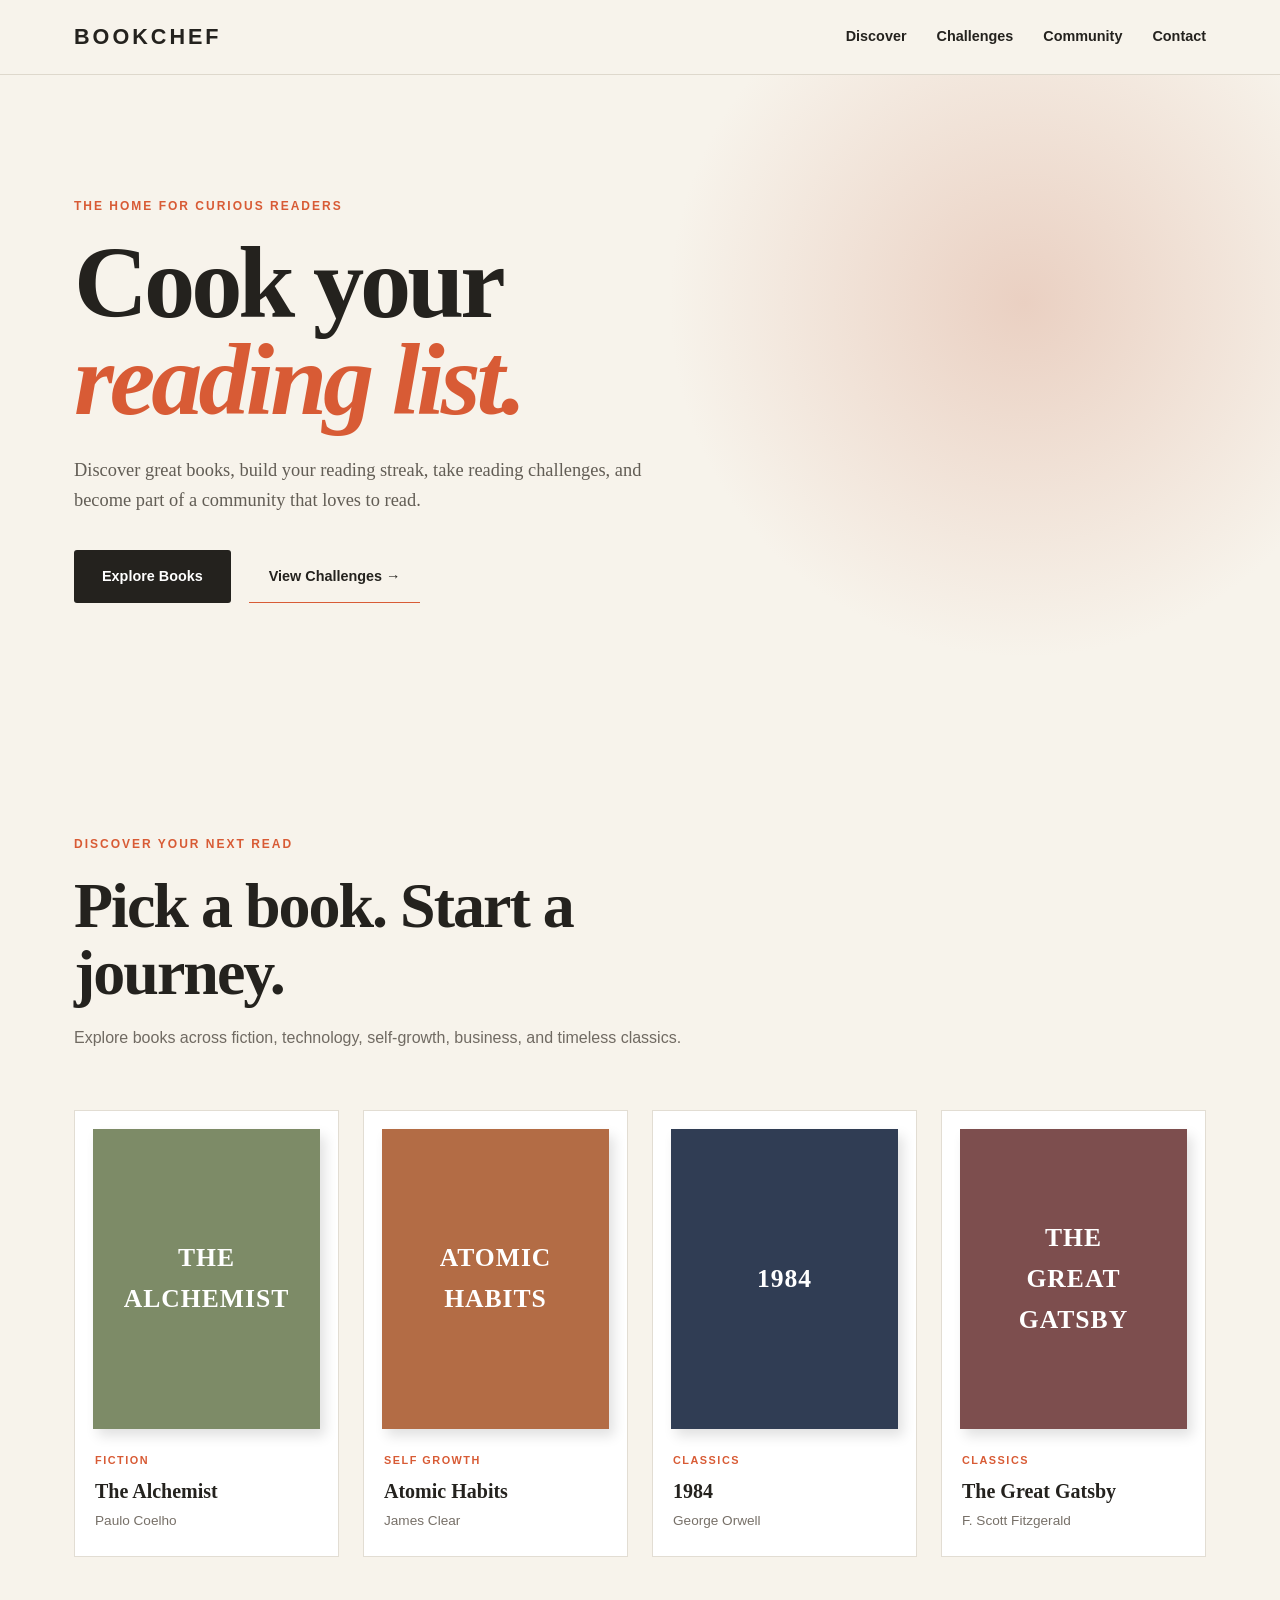
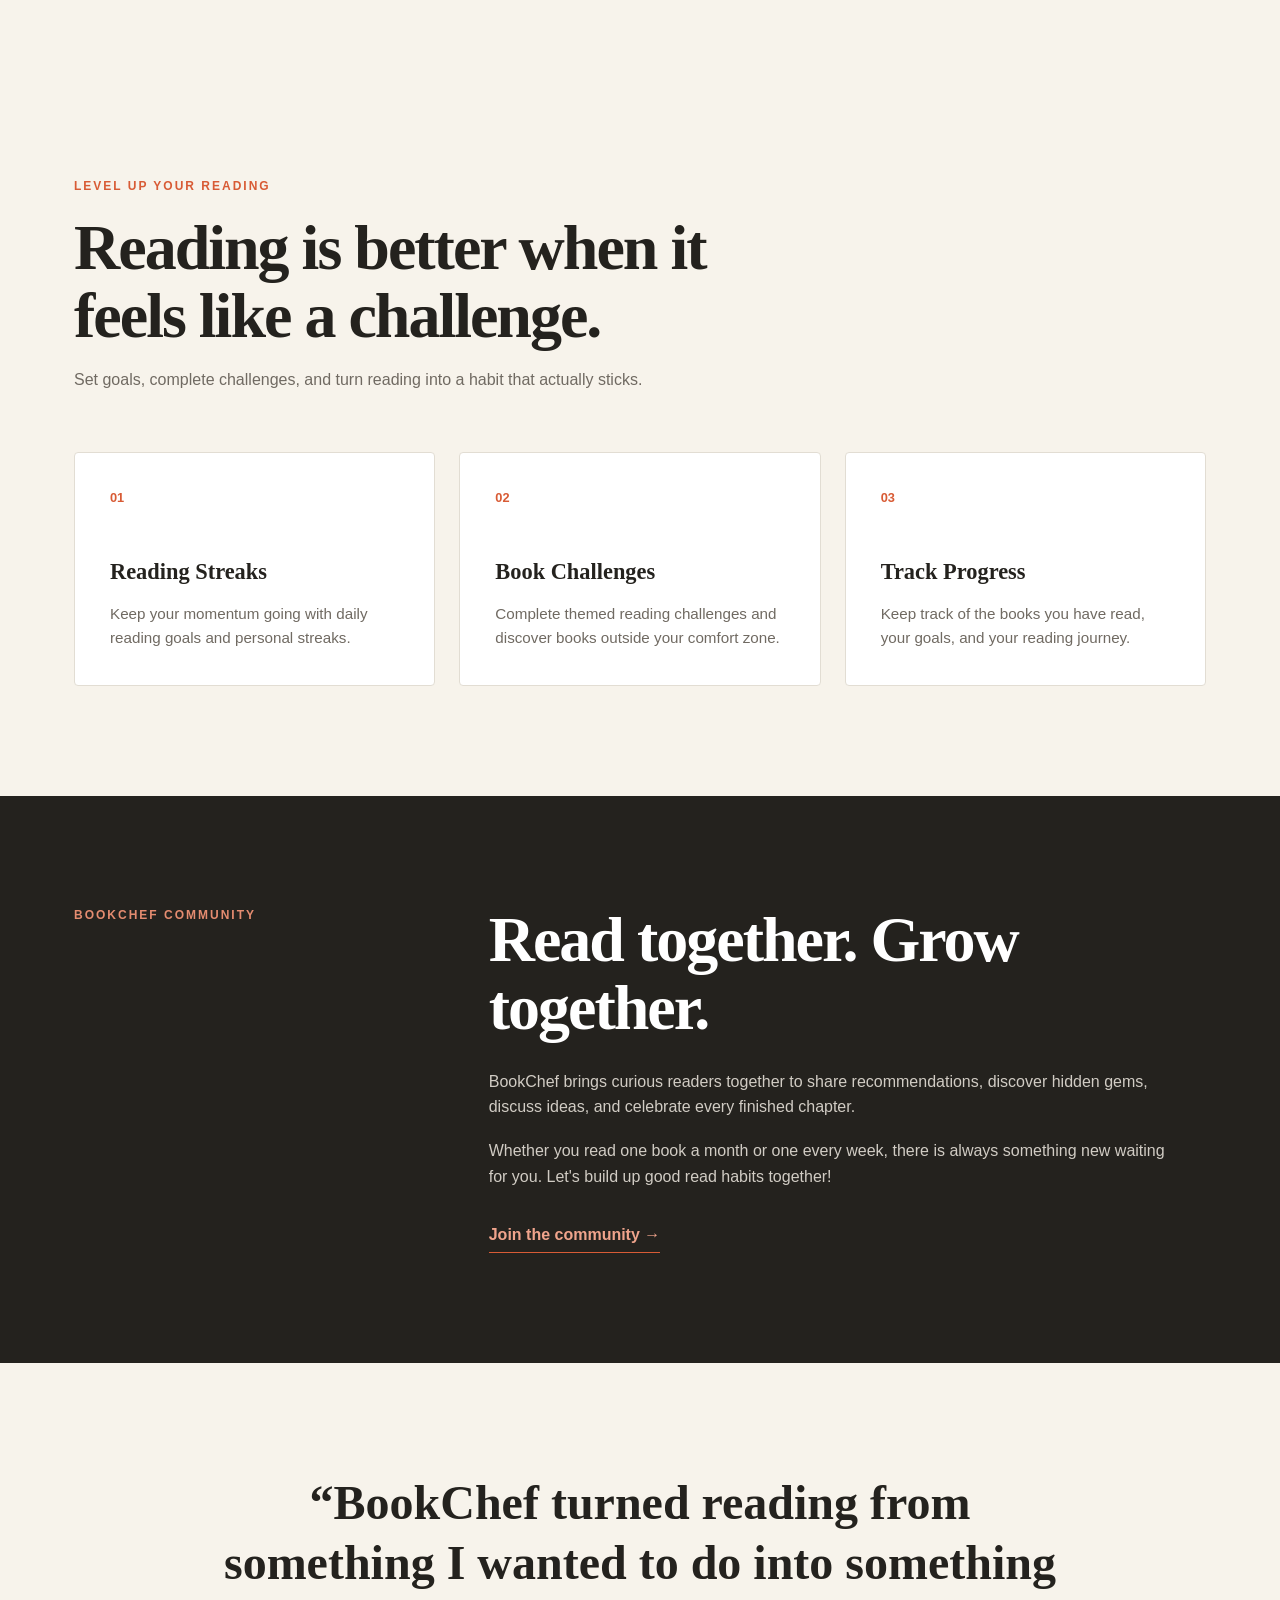
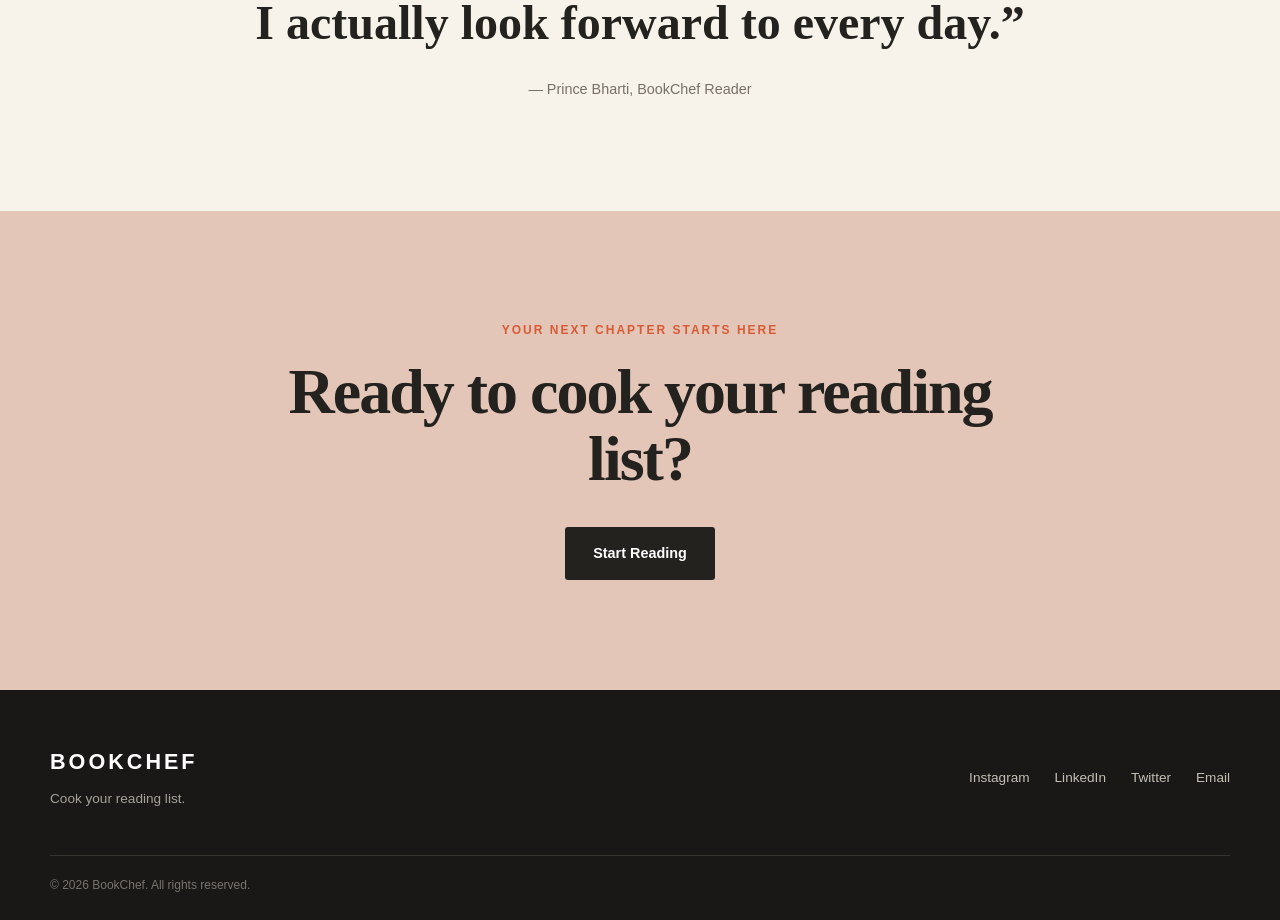
<file: WebDev-L1-LandingPage/index.html>
<!DOCTYPE html>
<html lang="en">
<head>
    <meta charset="UTF-8">
    <meta name="viewport" content="width=device-width, initial-scale=1.0">

    <title>BOOKCHEF — Cook Your Reading List</title>

    <link rel="stylesheet" href="style.css">
</head>

<body>

    <!-- =========================
         NAVIGATION
    ========================== -->

    <header class="navbar">
        <div class="nav-container">

            <a href="#" class="logo">BOOKCHEF</a>

            <nav>
                <a href="#discover">Discover</a>
                <a href="#challenges">Challenges</a>
                <a href="#community">Community</a>
                <a href="#contact">Contact</a>
            </nav>

        </div>
    </header>


    <main>

        <!-- =========================
             HERO SECTION
        ========================== -->

        <section class="hero">

            <div class="hero-content">

                <p class="eyebrow">THE HOME FOR CURIOUS READERS</p>

                <h1>
                    Cook your
                    <span>reading list.</span>
                </h1>

                <p class="hero-text">
                    Discover great books, build your reading streak,
                    take reading challenges, and become part of a
                    community that loves to read.
                </p>

                <div class="hero-buttons">

                    <a href="#discover" class="primary-button">
                        Explore Books
                    </a>

                    <a href="#challenges" class="secondary-button">
                        View Challenges →
                    </a>

                </div>

            </div>

        </section>


        <!-- =========================
             DISCOVER SECTION
        ========================== -->

        <section class="discover section" id="discover">

            <div class="section-heading">

                <p class="eyebrow">DISCOVER YOUR NEXT READ</p>

                <h2>
                    Pick a book.
                    Start a journey.
                </h2>

                <p>
                    Explore books across fiction, technology,
                    self-growth, business, and timeless classics.
                </p>

            </div>


            <div class="book-grid">

                <!-- Book 1 -->

                <article class="book-card">

                    <div class="book-cover cover-one">
                        <span>
                            THE<br>
                            ALCHEMIST
                        </span>
                    </div>

                    <div class="book-info">

                        <p class="book-category">
                            FICTION
                        </p>

                        <h3>
                            The Alchemist
                        </h3>

                        <p class="author">
                            Paulo Coelho
                        </p>

                    </div>

                </article>


                <!-- Book 2 -->

                <article class="book-card">

                    <div class="book-cover cover-two">
                        <span>
                            ATOMIC<br>
                            HABITS
                        </span>
                    </div>

                    <div class="book-info">

                        <p class="book-category">
                            SELF GROWTH
                        </p>

                        <h3>
                            Atomic Habits
                        </h3>

                        <p class="author">
                            James Clear
                        </p>

                    </div>

                </article>


                <!-- Book 3 -->

                <article class="book-card">

                    <div class="book-cover cover-three">
                        <span>
                            1984
                        </span>
                    </div>

                    <div class="book-info">

                        <p class="book-category">
                            CLASSICS
                        </p>

                        <h3>
                            1984
                        </h3>

                        <p class="author">
                            George Orwell
                        </p>

                    </div>

                </article>


                <!-- Book 4 -->

                <article class="book-card">

                    <div class="book-cover cover-four">
                        <span>
                            THE<br>
                            GREAT<br>
                            GATSBY
                        </span>
                    </div>

                    <div class="book-info">

                        <p class="book-category">
                            CLASSICS
                        </p>

                        <h3>
                            The Great Gatsby
                        </h3>

                        <p class="author">
                            F. Scott Fitzgerald
                        </p>

                    </div>

                </article>

            </div>

        </section>


        <!-- =========================
             CHALLENGES SECTION
        ========================== -->

        <section class="challenges section" id="challenges">

            <div class="section-heading">

                <p class="eyebrow">
                    LEVEL UP YOUR READING
                </p>

                <h2>
                    Reading is better
                    when it feels like a challenge.
                </h2>

                <p>
                    Set goals, complete challenges, and turn
                    reading into a habit that actually sticks.
                </p>

            </div>


            <div class="feature-grid">

                <!-- Feature 1 -->

                <article class="feature-card">

                    <div class="feature-number">
                        01
                    </div>

                    <h3>
                        Reading Streaks
                    </h3>

                    <p>
                        Keep your momentum going with daily
                        reading goals and personal streaks.
                    </p>

                </article>


                <!-- Feature 2 -->

                <article class="feature-card">

                    <div class="feature-number">
                        02
                    </div>

                    <h3>
                        Book Challenges
                    </h3>

                    <p>
                        Complete themed reading challenges and
                        discover books outside your comfort zone.
                    </p>

                </article>


                <!-- Feature 3 -->

                <article class="feature-card">

                    <div class="feature-number">
                        03
                    </div>

                    <h3>
                        Track Progress
                    </h3>

                    <p>
                        Keep track of the books you have read,
                        your goals, and your reading journey.
                    </p>

                </article>

            </div>

        </section>


        <!-- =========================
             COMMUNITY SECTION
        ========================== -->

        <section class="community section" id="community">

            <div class="community-content">

                <div class="community-label">

                    <p class="eyebrow">
                        BOOKCHEF COMMUNITY
                    </p>

                </div>


                <div>

                    <h2>
                        Read together.
                        Grow together.
                    </h2>

                    <p>
                        BookChef brings curious readers together
                        to share recommendations, discover hidden
                        gems, discuss ideas, and celebrate every
                        finished chapter.
                    </p>

                    <p>
                        Whether you read one book a month or one
                        every week, there is always something new
                        waiting for you. Let's build up good read habits together!
                    </p>

                    <a href="#contact" class="text-link">
                        Join the community →
                    </a>

                </div>

            </div>

        </section>


        <!-- =========================
             TESTIMONIAL SECTION
        ========================== -->

        <section class="testimonial section">

            <div class="testimonial-content">

                <p class="quote">
                    “BookChef turned reading from something
                    I wanted to do into something I actually
                    look forward to every day.”
                </p>

                <p class="reviewer">
                    — Prince Bharti, BookChef Reader
                </p>

            </div>

        </section>


        <!-- =========================
             FINAL CTA
        ========================== -->

        <section class="final-cta">

            <div>

                <p class="eyebrow">
                    YOUR NEXT CHAPTER STARTS HERE
                </p>

                <h2>
                    Ready to cook
                    your reading list?
                </h2>

                <a href="#discover" class="primary-button">
                    Start Reading
                </a>

            </div>

        </section>

    </main>


    <!-- =========================
         FOOTER
    ========================== -->

    <footer id="contact">

        <div class="footer-container">

            <div class="footer-brand">

                <a href="#" class="logo">
                    BOOKCHEF
                </a>

                <p>
                    Cook your reading list.
                </p>

            </div>


            <div class="footer-links">

                <a href="#">Instagram</a>
                <a href="#">LinkedIn</a>
                <a href="#">Twitter</a>
                <a href="#">Email</a>

            </div>

        </div>


        <div class="copyright">

            © 2026 BookChef. All rights reserved.

        </div>

    </footer>

</body>
</html>
</file>
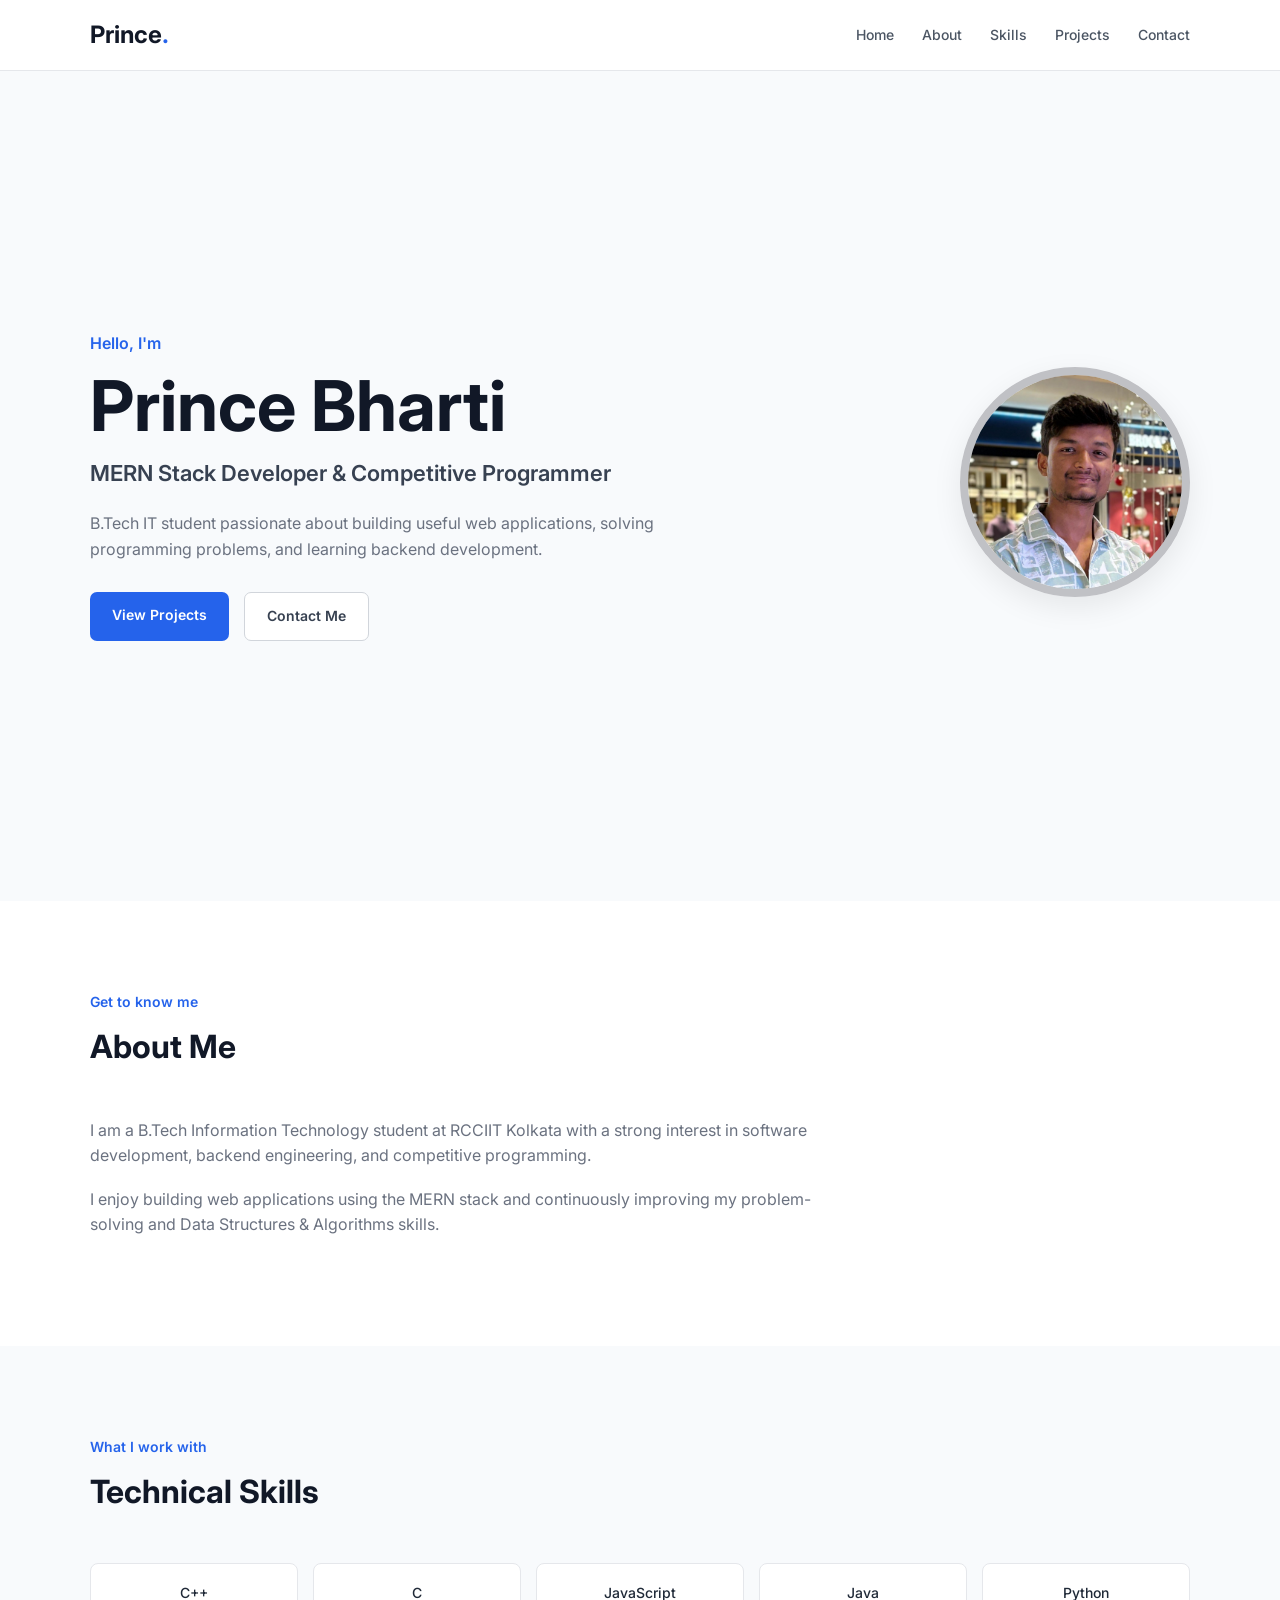
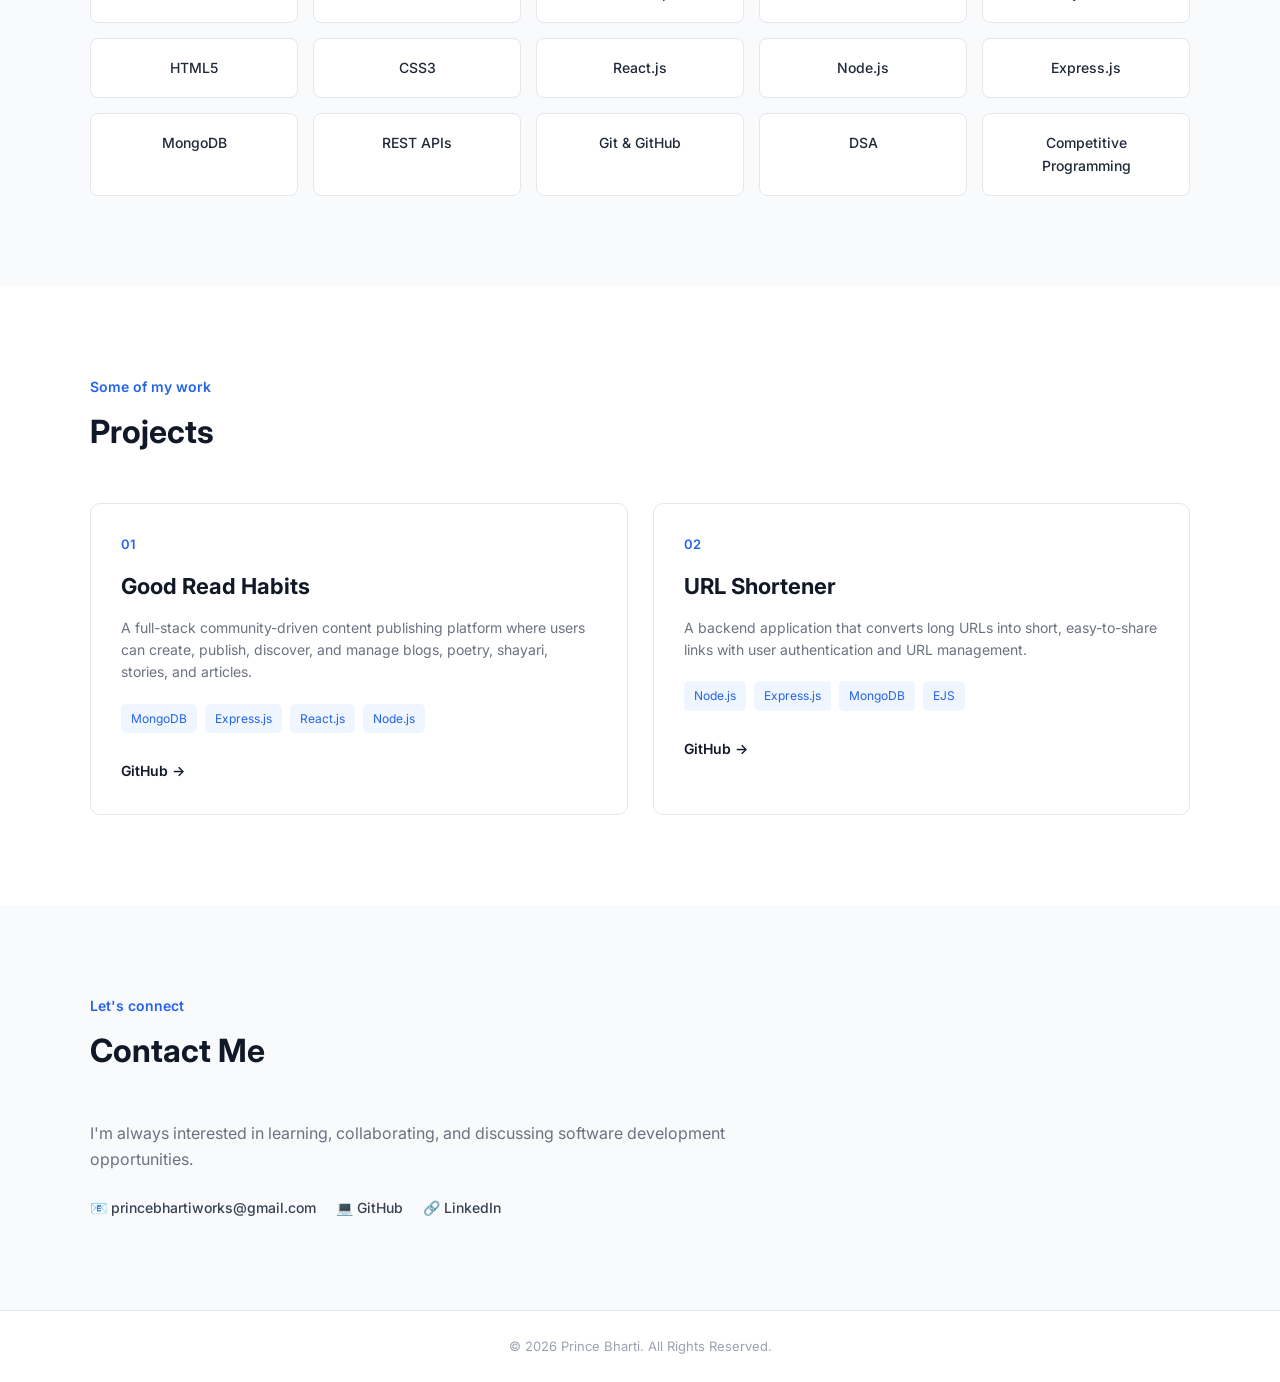
<file: WebDev-L1-PersonalPortfolio/index.html>
<!DOCTYPE html>
<html lang="en">
<head>
    <meta charset="UTF-8">
    <meta name="viewport" content="width=device-width, initial-scale=1.0">

    <title>Prince Bharti | Software Developer</title>

    <!-- Google Font -->
    <link rel="preconnect" href="https://fonts.googleapis.com">
    <link rel="preconnect" href="https://fonts.gstatic.com" crossorigin>
    <link href="https://fonts.googleapis.com/css2?family=Inter:wght@400;500;600;700&display=swap" rel="stylesheet">

    <!-- CSS -->
    <link rel="stylesheet" href="style.css">
</head>

<body>

    <!-- ================= NAVBAR ================= -->
    <header class="navbar">
        <div class="container nav-container">

            <a href="#home" class="logo">Prince<span>.</span></a>

            <nav>
                <a href="#home">Home</a>
                <a href="#about">About</a>
                <a href="#skills">Skills</a>
                <a href="#projects">Projects</a>
                <a href="#contact">Contact</a>
            </nav>

        </div>
    </header>


    <!-- ================= HERO ================= -->
    <section id="home" class="hero">
        <div class="container hero-content">

            <div class="hero-text">
                <p class="intro">Hello, I'm</p>

                <h1>Prince Bharti</h1>

                <h2>MERN Stack Developer & Competitive Programmer</h2>

                <p class="hero-description">
                    B.Tech IT student passionate about building useful web applications,
                    solving programming problems, and learning backend development.
                </p>

                <div class="hero-buttons">
                    <a href="#projects" class="btn primary-btn">View Projects</a>
                    <a href="#contact" class="btn secondary-btn">Contact Me</a>
                </div>
            </div>

            <div class="profile-placeholder">
                <img src="assets/profile.jpeg" alt="Prince Bharti" class="profile-image">
            </div>

        </div>
    </section>


    <!-- ================= ABOUT ================= -->
    <section id="about" class="section">
        <div class="container">

            <div class="section-heading">
                <p>Get to know me</p>
                <h2>About Me</h2>
            </div>

            <div class="about-content">

                <p>
                    I am a B.Tech Information Technology student at RCCIIT Kolkata with a strong interest
                    in software development, backend engineering, and competitive programming.
                </p>

                <p>
                    I enjoy building web applications using the MERN stack and continuously
                    improving my problem-solving and Data Structures & Algorithms skills.
                </p>

            </div>

        </div>
    </section>


    <!-- ================= SKILLS ================= -->
    <section id="skills" class="section skills-section">
        <div class="container">

            <div class="section-heading">
                <p>What I work with</p>
                <h2>Technical Skills</h2>
            </div>

            <div class="skills-grid">

                <div class="skill-card">C++</div>
                <div class="skill-card">C</div>
                <div class="skill-card">JavaScript</div>
                <div class="skill-card">Java</div>
                <div class="skill-card">Python</div>

                <div class="skill-card">HTML5</div>
                <div class="skill-card">CSS3</div>
                <div class="skill-card">React.js</div>
                <div class="skill-card">Node.js</div>
                <div class="skill-card">Express.js</div>

                <div class="skill-card">MongoDB</div>
                <div class="skill-card">REST APIs</div>
                <div class="skill-card">Git & GitHub</div>
                <div class="skill-card">DSA</div>
                <div class="skill-card">Competitive Programming</div>

            </div>

        </div>
    </section>


    <!-- ================= PROJECTS ================= -->
    <section id="projects" class="section">
        <div class="container">

            <div class="section-heading">
                <p>Some of my work</p>
                <h2>Projects</h2>
            </div>

            <div class="projects-grid">

                <!-- Project 1 -->
                <div class="project-card">

                    <div class="project-number">01</div>

                    <h3>Good Read Habits</h3>

                    <p>
                        A full-stack community-driven content publishing platform where
                        users can create, publish, discover, and manage blogs, poetry,
                        shayari, stories, and articles.
                    </p>

                    <div class="project-tech">
                        <span>MongoDB</span>
                        <span>Express.js</span>
                        <span>React.js</span>
                        <span>Node.js</span>
                    </div>

                    <a href="https://github.com/bhartiprp0cf/Good-Read-Habits" class="project-link">
                        GitHub →
                    </a>

                </div>


                <!-- Project 2 -->
                <div class="project-card">

                    <div class="project-number">02</div>

                    <h3>URL Shortener</h3>

                    <p>
                        A backend application that converts long URLs into short,
                        easy-to-share links with user authentication and URL management.
                    </p>

                    <div class="project-tech">
                        <span>Node.js</span>
                        <span>Express.js</span>
                        <span>MongoDB</span>
                        <span>EJS</span>
                    </div>

                    <a href="https://github.com/bhartiprp0cf/url-shortener" class="project-link">
                        GitHub →
                    </a>

                </div>

            </div>

        </div>
    </section>


    <!-- ================= CONTACT ================= -->
    <section id="contact" class="section contact-section">
        <div class="container">

            <div class="section-heading">
                <p>Let's connect</p>
                <h2>Contact Me</h2>
            </div>

            <div class="contact-card">

                <p>
                    I'm always interested in learning, collaborating, and discussing
                    software development opportunities.
                </p>

                <div class="contact-info">

                    <a href="mailto:princebhartiworks@gmail.com">
                        📧 princebhartiworks@gmail.com
                    </a>

                    <a href="https://github.com/bhartiprp0cf" target="_blank">
                        💻 GitHub
                    </a>

                    <a href="https://www.linkedin.com/in/prince-bharti-e4e5/" target="_blank">
                        🔗 LinkedIn
                    </a>

                </div>

            </div>

        </div>
    </section>


    <!-- ================= FOOTER ================= -->
    <section>
        <footer>
            <div class="container">
                <p>© 2026 Prince Bharti. All Rights Reserved.</p>
            </div>
        </footer>
    </section>
    
</body>
</html>
</file>
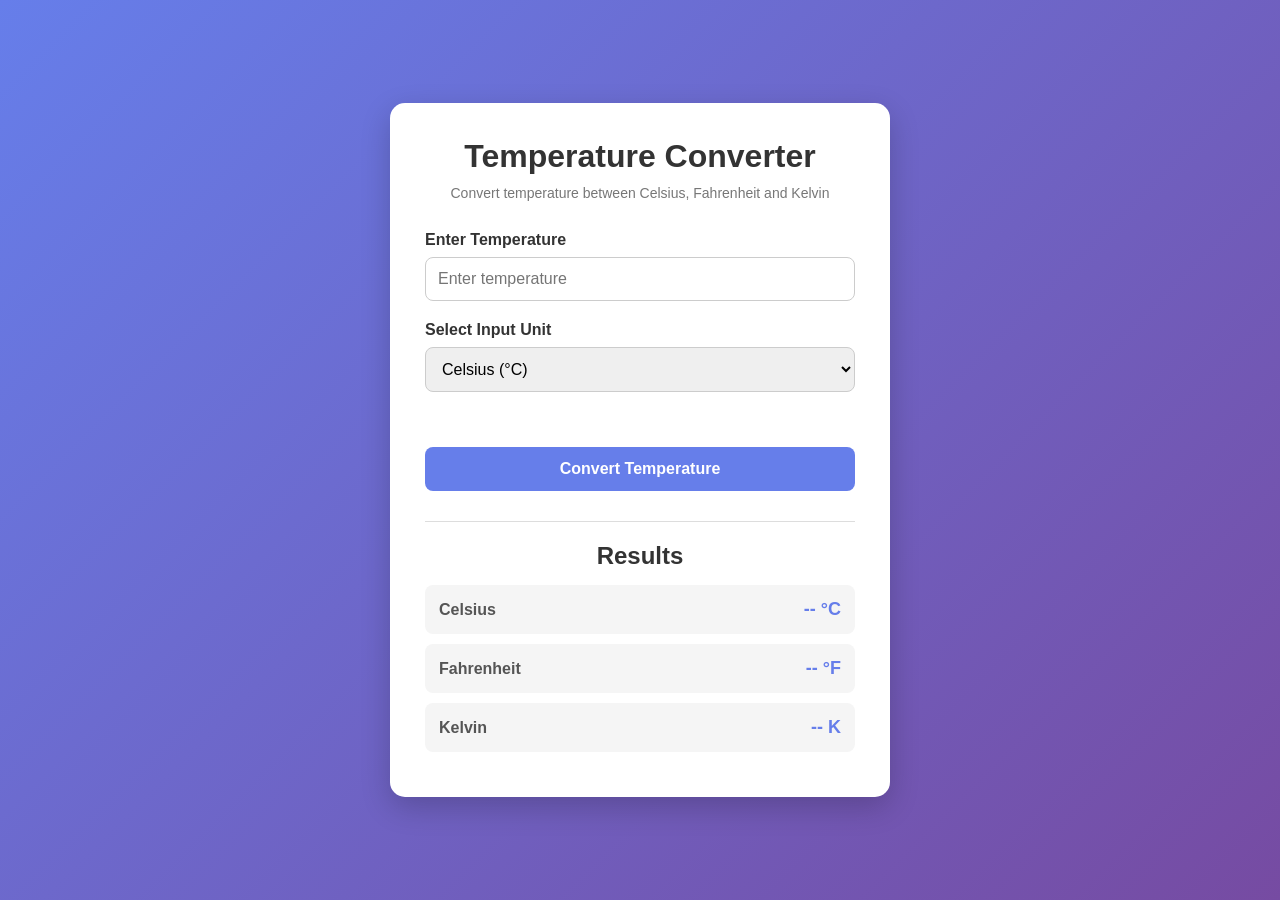
<file: WebDev-L1-TempConverter/index.html>
<!DOCTYPE html>
<html lang="en">
<head>
    <meta charset="UTF-8">

    <meta name="viewport" content="width=device-width, initial-scale=1.0">

    <title>Temperature Converter</title>

    <link rel="stylesheet" href="style.css">
</head>

<body>

    <div class="container">

        <h1>Temperature Converter</h1>

        <p class="subtitle">
            Convert temperature between Celsius, Fahrenheit and Kelvin
        </p>

        <!-- Temperature Input -->
        <div class="input-group">
            <label for="temperature">Enter Temperature</label>

            <input
                type="number"
                id="temperature"
                placeholder="Enter temperature"
                step="any"
            >
        </div>

        <!-- Unit Selection -->
        <div class="input-group">
            <label for="unit">Select Input Unit</label>

            <select id="unit">
                <option value="celsius">Celsius (°C)</option>
                <option value="fahrenheit">Fahrenheit (°F)</option>
                <option value="kelvin">Kelvin (K)</option>
            </select>
        </div>

        <!-- Error Message -->
        <p id="error" class="error"></p>

        <!-- Convert Button -->
        <button id="convertBtn">Convert Temperature</button>

        <!-- Results -->
        <div id="result" class="result">

            <h2>Results</h2>

            <div class="result-box">
                <span>Celsius</span>
                <strong id="celsiusResult">-- °C</strong>
            </div>

            <div class="result-box">
                <span>Fahrenheit</span>
                <strong id="fahrenheitResult">-- °F</strong>
            </div>

            <div class="result-box">
                <span>Kelvin</span>
                <strong id="kelvinResult">-- K</strong>
            </div>

        </div>

    </div>

    <script src="script.js"></script>

</body>
</html>
</file>
<file: WebDev-L1-LandingPage/style.css>
/* =========================
   RESET & BASE
========================= */

* {
    margin: 0;
    padding: 0;
    box-sizing: border-box;
}

html {
    scroll-behavior: smooth;
}

body {
    font-family: Georgia, "Times New Roman", serif;
    background: #f7f3eb;
    color: #24221e;
    line-height: 1.6;
}

a {
    text-decoration: none;
    color: inherit;
}


/* =========================
   NAVIGATION
========================= */

.navbar {
    position: sticky;
    top: 0;
    z-index: 1000;

    background: rgba(247, 243, 235, 0.96);

    border-bottom: 1px solid #ded8cc;
}

.nav-container {
    max-width: 1180px;
    min-height: 74px;

    margin: auto;
    padding: 0 24px;

    display: flex;
    align-items: center;
    justify-content: space-between;
}

.logo {
    font-family: Arial, Helvetica, sans-serif;

    font-size: 1.35rem;
    font-weight: 800;

    letter-spacing: 3px;
}

nav {
    display: flex;
    align-items: center;
    gap: 30px;

    font-family: Arial, Helvetica, sans-serif;
}

nav a {
    font-size: 0.9rem;
    font-weight: 600;

    transition: color 0.3s ease;
}

nav a:hover {
    color: #d85b35;
}


/* =========================
   HERO
========================= */

.hero {
    min-height: 650px;

    display: flex;
    align-items: center;

    background:
        radial-gradient(
            circle at 80% 35%,
            #ead0c2 0,
            transparent 32%
        ),
        #f7f3eb;
}

.hero-content {
    width: 100%;
    max-width: 1180px;

    margin: auto;
    padding: 100px 24px;
}

.eyebrow {
    margin-bottom: 18px;

    color: #d85b35;

    font-family: Arial, Helvetica, sans-serif;

    font-size: 0.75rem;
    font-weight: 700;

    letter-spacing: 2px;
}

.hero h1 {
    max-width: 850px;

    margin-bottom: 28px;

    font-size: clamp(3.5rem, 8vw, 7rem);

    line-height: 0.95;

    letter-spacing: -4px;
}

.hero h1 span {
    display: block;

    color: #d85b35;

    font-style: italic;
}

.hero-text {
    max-width: 620px;

    margin-bottom: 35px;

    color: #625d55;

    font-size: 1.15rem;
}

.hero-buttons {
    display: flex;
    align-items: center;

    gap: 18px;

    flex-wrap: wrap;
}

.primary-button {
    display: inline-block;

    padding: 15px 28px;

    background: #24221e;
    color: #ffffff;

    border-radius: 3px;

    font-family: Arial, Helvetica, sans-serif;

    font-size: 0.9rem;
    font-weight: 700;

    transition:
        background 0.3s ease,
        transform 0.3s ease;
}

.primary-button:hover {
    background: #d85b35;

    transform: translateY(-2px);
}

.secondary-button {
    padding: 14px 20px;

    font-family: Arial, Helvetica, sans-serif;

    font-size: 0.9rem;
    font-weight: 700;

    border-bottom: 1px solid #d85b35;
}


/* =========================
   COMMON SECTIONS
========================= */

.section {
    max-width: 1180px;

    margin: auto;

    padding: 110px 24px;
}

.section-heading {
    max-width: 720px;

    margin-bottom: 60px;
}

.section-heading h2 {
    margin-bottom: 18px;

    font-size: clamp(2.3rem, 5vw, 4rem);

    line-height: 1.05;

    letter-spacing: -2px;
}

.section-heading > p:last-child {
    color: #706a62;

    font-family: Arial, Helvetica, sans-serif;

    font-size: 1rem;
}


/* =========================
   BOOK GRID
========================= */

.book-grid {
    display: grid;

    grid-template-columns: repeat(4, 1fr);

    gap: 24px;
}

.book-card {
    background: #ffffff;

    border: 1px solid #e2ddd3;

    overflow: hidden;

    transition:
        transform 0.3s ease,
        box-shadow 0.3s ease;
}

.book-card:hover {
    transform: translateY(-7px);

    box-shadow:
        0 18px 35px rgba(50, 40, 30, 0.12);
}


/* =========================
   BOOK COVERS
========================= */

.book-cover {
    height: 300px;

    margin: 18px;

    display: flex;
    align-items: center;
    justify-content: center;

    text-align: center;

    color: #ffffff;

    font-family: Georgia, serif;

    font-size: 1.6rem;
    font-weight: bold;

    letter-spacing: 1px;

    box-shadow:
        5px 7px 12px rgba(0, 0, 0, 0.12);
}

.cover-one {
    background: #7d8b67;
}

.cover-two {
    background: #b36c45;
}

.cover-three {
    background: #303d54;
}

.cover-four {
    background: #7d4e4e;
}


/* =========================
   BOOK INFORMATION
========================= */

.book-info {
    padding: 5px 20px 25px;
}

.book-category {
    margin-bottom: 5px;

    color: #d85b35;

    font-family: Arial, Helvetica, sans-serif;

    font-size: 0.68rem;
    font-weight: 700;

    letter-spacing: 1.5px;
}

.book-info h3 {
    margin-bottom: 3px;

    font-size: 1.25rem;
}

.author {
    color: #777068;

    font-family: Arial, Helvetica, sans-serif;

    font-size: 0.85rem;
}


/* =========================
   CHALLENGES / FEATURES
========================= */

.feature-grid {
    display: grid;

    grid-template-columns: repeat(3, 1fr);

    gap: 24px;
}

.feature-card {
    padding: 35px;

    background: #ffffff;

    border: 1px solid #e2ddd3;

    border-radius: 4px;

    transition:
        transform 0.3s ease,
        box-shadow 0.3s ease;
}

.feature-card:hover {
    transform: translateY(-5px);

    box-shadow:
        0 15px 30px rgba(50, 40, 30, 0.08);
}

.feature-number {
    margin-bottom: 45px;

    color: #d85b35;

    font-family: Arial, Helvetica, sans-serif;

    font-size: 0.8rem;
    font-weight: 700;
}

.feature-card h3 {
    margin-bottom: 12px;

    font-size: 1.4rem;
}

.feature-card p {
    color: #706a62;

    font-family: Arial, Helvetica, sans-serif;

    font-size: 0.95rem;
}


/* =========================
   COMMUNITY
========================= */

.community {
    max-width: none;

    background: #24221e;

    color: #ffffff;
}

.community-content {
    max-width: 1180px;

    margin: auto;

    padding: 0 24px;

    display: grid;

    grid-template-columns: 0.7fr 1.5fr;

    gap: 80px;
}

.community .eyebrow {
    color: #e58c70;
}

.community h2 {
    max-width: 750px;

    margin-bottom: 28px;

    font-size: clamp(2.5rem, 5vw, 4.3rem);

    line-height: 1.05;

    letter-spacing: -2px;
}

.community-content p:not(.eyebrow) {
    max-width: 680px;

    margin-bottom: 18px;

    color: #d1ccc4;

    font-family: Arial, Helvetica, sans-serif;

    font-size: 1rem;
}

.text-link {
    display: inline-block;

    margin-top: 15px;

    color: #f0a48c;

    font-family: Arial, Helvetica, sans-serif;

    font-weight: 700;

    border-bottom: 1px solid #d85b35;

    padding-bottom: 4px;
}


/* =========================
   TESTIMONIAL
========================= */

.testimonial {
    text-align: center;
}

.testimonial-content {
    max-width: 850px;

    margin: auto;
}

.quote {
    margin-bottom: 25px;

    font-size: clamp(1.8rem, 4vw, 3rem);

    line-height: 1.25;

    font-weight: 600;
}

.reviewer {
    color: #777068;

    font-family: Arial, Helvetica, sans-serif;

    font-size: 0.9rem;
}


/* =========================
   FINAL CTA
========================= */

.final-cta {
    padding: 110px 24px;

    text-align: center;

    background: #e3c6b8;
}

.final-cta h2 {
    max-width: 750px;

    margin: 0 auto 35px;

    font-size: clamp(2.5rem, 5vw, 4.5rem);

    line-height: 1.05;

    letter-spacing: -2px;
}


/* =========================
   FOOTER
========================= */

footer {
    padding: 55px 24px 25px;

    background: #191816;

    color: #ffffff;
}

.footer-container {
    max-width: 1180px;

    margin: auto;

    display: flex;

    justify-content: space-between;

    gap: 40px;
}

.footer-brand p {
    margin-top: 8px;

    color: #a7a29b;

    font-family: Arial, Helvetica, sans-serif;

    font-size: 0.85rem;
}

.footer-links {
    display: flex;

    align-items: center;

    gap: 25px;

    flex-wrap: wrap;

    font-family: Arial, Helvetica, sans-serif;
}

.footer-links a {
    color: #c4beb6;

    font-size: 0.85rem;

    transition: color 0.3s ease;
}

.footer-links a:hover {
    color: #e58c70;
}

.copyright {
    max-width: 1180px;

    margin: 45px auto 0;

    padding-top: 20px;

    border-top: 1px solid #37342f;

    color: #77736d;

    font-family: Arial, Helvetica, sans-serif;

    font-size: 0.75rem;
}


/* =========================
   TABLET RESPONSIVENESS
========================= */

@media (max-width: 900px) {

    .book-grid {
        grid-template-columns: repeat(2, 1fr);
    }

    .community-content {
        grid-template-columns: 1fr;

        gap: 30px;
    }

}


/* =========================
   MOBILE RESPONSIVENESS
========================= */

@media (max-width: 650px) {

    .nav-container {
        min-height: 65px;

        padding: 0 16px;
    }

    nav {
        gap: 12px;
    }

    nav a {
        font-size: 0.72rem;
    }

    .logo {
        font-size: 1rem;

        letter-spacing: 2px;
    }

    .hero {
        min-height: 580px;
    }

    .hero-content {
        padding: 80px 20px;
    }

    .hero h1 {
        letter-spacing: -2px;
    }

    .hero-text {
        font-size: 1rem;
    }

    .section {
        padding: 80px 20px;
    }

    .book-grid {
        grid-template-columns: 1fr;
    }

    .book-cover {
        height: 330px;
    }

    .feature-grid {
        grid-template-columns: 1fr;
    }

    .community-content {
        padding: 0 20px;
    }

    .final-cta {
        padding: 80px 20px;
    }

    .footer-container {
        flex-direction: column;
    }

    footer {
        padding-left: 20px;
        padding-right: 20px;
    }

}
</file>
<file: WebDev-L1-PersonalPortfolio/style.css>
* {
    margin: 0;
    padding: 0;
    box-sizing: border-box;
}

html {
    scroll-behavior: smooth;
}

body {
    font-family: "Inter", sans-serif;
    background: #ffffff;
    color: #1f2937;
    line-height: 1.6;
}


/* =========================
   COMMON
========================= */

.container {
    width: 90%;
    max-width: 1100px;
    margin: auto;
}

.section {
    padding: 90px 0;
}

.section-heading {
    margin-bottom: 45px;
}

.section-heading p {
    color: #2563eb;
    font-size: 14px;
    font-weight: 600;
    margin-bottom: 8px;
}

.section-heading h2 {
    font-size: 32px;
    color: #111827;
}


/* =========================
   NAVBAR
========================= */

.navbar {
    position: sticky;
    top: 0;
    z-index: 1000;
    background: rgba(255, 255, 255, 0.95);
    border-bottom: 1px solid #e5e7eb;
}

.nav-container {
    min-height: 70px;
    display: flex;
    align-items: center;
    justify-content: space-between;
}

.logo {
    text-decoration: none;
    font-size: 24px;
    font-weight: 700;
    color: #111827;
}

.logo span {
    color: #2563eb;
}

nav {
    display: flex;
    gap: 28px;
}

nav a {
    text-decoration: none;
    color: #4b5563;
    font-size: 14px;
    font-weight: 500;
    transition: 0.3s;
}

nav a:hover {
    color: #2563eb;
}


/* =========================
   HERO
========================= */

.hero {
    min-height: calc(100vh - 70px);
    display: flex;
    align-items: center;
    background: #f8fafc;
}

.hero-content {
    display: flex;
    align-items: center;
    justify-content: space-between;
    gap: 60px;
}

.hero-text {
    max-width: 650px;
}

.intro {
    color: #2563eb;
    font-size: 16px;
    font-weight: 600;
    margin-bottom: 10px;
}

.hero h1 {
    font-size: clamp(45px, 7vw, 70px);
    line-height: 1.1;
    color: #111827;
    margin-bottom: 12px;
}

.hero h2 {
    font-size: 22px;
    font-weight: 600;
    color: #374151;
    margin-bottom: 20px;
}

.hero-description {
    max-width: 600px;
    color: #6b7280;
    margin-bottom: 30px;
}

.hero-buttons {
    display: flex;
    gap: 15px;
}

.btn {
    display: inline-block;
    padding: 12px 22px;
    border-radius: 7px;
    text-decoration: none;
    font-size: 14px;
    font-weight: 600;
    transition: 0.3s;
}

.primary-btn {
    background: #2563eb;
    color: white;
}

.primary-btn:hover {
    background: #1d4ed8;
    transform: translateY(-2px);
}

.secondary-btn {
    border: 1px solid #d1d5db;
    color: #374151;
    background: white;
}

.secondary-btn:hover {
    border-color: #2563eb;
    color: #2563eb;
}


/* =========================
   PROFILE
========================= */

.profile-placeholder {
    text-align: center;
    flex-shrink: 0;
}

.profile-placeholder p {
    margin-top: 12px;
    font-size: 13px;
    color: #9ca3af;
}
.profile-image {
    width: 230px;
    height: 230px;
    object-fit: cover;
    object-position: top;
    border-radius: 50%;
    border: 8px solid #c0c1c5;;
    box-shadow: 0 10px 30px rgba(0, 0, 0, 0.08);
}


/* =========================
   ABOUT
========================= */

.about-content {
    max-width: 750px;
}

.about-content p {
    color: #6b7280;
    margin-bottom: 18px;
    font-size: 16px;
}


/* =========================
   SKILLS
========================= */

.skills-section {
    background: #f8fafc;
}

.skills-grid {
    display: grid;
    grid-template-columns: repeat(5, 1fr);
    gap: 15px;
}

.skill-card {
    padding: 18px;
    text-align: center;
    background: white;
    border: 1px solid #e5e7eb;
    border-radius: 8px;
    font-size: 14px;
    font-weight: 500;
    transition: 0.3s;
}

.skill-card:hover {
    border-color: #2563eb;
    transform: translateY(-3px);
}


/* =========================
   PROJECTS
========================= */

.projects-grid {
    display: grid;
    grid-template-columns: repeat(2, 1fr);
    gap: 25px;
}

.project-card {
    padding: 30px;
    border: 1px solid #e5e7eb;
    border-radius: 10px;
    background: white;
    transition: 0.3s;
}

.project-card:hover {
    transform: translateY(-5px);
    box-shadow: 0 12px 30px rgba(0, 0, 0, 0.07);
}

.project-number {
    color: #2563eb;
    font-size: 13px;
    font-weight: 600;
    margin-bottom: 15px;
}

.project-card h3 {
    font-size: 22px;
    color: #111827;
    margin-bottom: 12px;
}

.project-card p {
    color: #6b7280;
    font-size: 14px;
    margin-bottom: 20px;
}

.project-tech {
    display: flex;
    flex-wrap: wrap;
    gap: 8px;
    margin-bottom: 25px;
}

.project-tech span {
    background: #eff6ff;
    color: #2563eb;
    padding: 5px 10px;
    border-radius: 5px;
    font-size: 12px;
}

.project-link {
    text-decoration: none;
    color: #111827;
    font-size: 14px;
    font-weight: 600;
}

.project-link:hover {
    color: #2563eb;
}


/* =========================
   CONTACT
========================= */

.contact-section {
    background: #f8fafc;
}

.contact-card {
    max-width: 700px;
}

.contact-card > p {
    color: #6b7280;
    margin-bottom: 25px;
}

.contact-info {
    display: flex;
    flex-wrap: wrap;
    gap: 20px;
}

.contact-info a {
    text-decoration: none;
    color: #374151;
    font-size: 14px;
    font-weight: 500;
}

.contact-info a:hover {
    color: #2563eb;
}


/* =========================
   FOOTER
========================= */

footer {
    padding: 25px 0;
    text-align: center;
    border-top: 1px solid #e5e7eb;
}

footer p {
    color: #9ca3af;
    font-size: 13px;
}


/* =========================
   RESPONSIVE
========================= */

@media (max-width: 800px) {

    .hero-content {
        flex-direction: column-reverse;
        text-align: center;
        padding: 70px 0;
    }

    .hero-description {
        margin-left: auto;
        margin-right: auto;
    }

    .hero-buttons {
        justify-content: center;
    }

    .skills-grid {
        grid-template-columns: repeat(3, 1fr);
    }

    .projects-grid {
        grid-template-columns: 1fr;
    }

    .profile-circle {
        width: 190px;
        height: 190px;
    }
}


@media (max-width: 600px) {

    .nav-container {
        flex-direction: column;
        padding: 15px 0;
        gap: 12px;
    }

    nav {
        gap: 15px;
        flex-wrap: wrap;
        justify-content: center;
    }

    nav a {
        font-size: 12px;
    }

    .section {
        padding: 65px 0;
    }

    .section-heading h2 {
        font-size: 27px;
    }

    .hero h1 {
        font-size: 45px;
    }

    .hero h2 {
        font-size: 18px;
    }

    .hero-buttons {
        flex-direction: column;
        align-items: center;
    }

    .btn {
        width: 180px;
        text-align: center;
    }

    .skills-grid {
        grid-template-columns: repeat(2, 1fr);
    }

    .project-card {
        padding: 22px;
    }

    .contact-info {
        flex-direction: column;
        gap: 12px;
    }
}


@media (max-width: 380px) {

    .skills-grid {
        grid-template-columns: 1fr;
    }

    .hero h1 {
        font-size: 38px;
    }
}
</file>
<file: WebDev-L1-TempConverter/style.css>
* {
    margin: 0;
    padding: 0;
    box-sizing: border-box;
}

body {
    font-family: Arial, sans-serif;
    background: linear-gradient(135deg, #667eea, #764ba2);

    min-height: 100vh;

    display: flex;
    justify-content: center;
    align-items: center;

    padding: 20px;
}

.container {
    background: white;

    width: 100%;
    max-width: 500px;

    padding: 35px;

    border-radius: 15px;

    box-shadow: 0 10px 30px rgba(0, 0, 0, 0.2);
}

h1 {
    text-align: center;
    color: #333;

    margin-bottom: 10px;
}

.subtitle {
    text-align: center;
    color: #777;

    font-size: 14px;

    margin-bottom: 30px;
}

.input-group {
    margin-bottom: 20px;
}

label {
    display: block;

    font-weight: bold;

    color: #333;

    margin-bottom: 8px;
}

input,
select {
    width: 100%;

    padding: 12px;

    border: 1px solid #ccc;

    border-radius: 8px;

    font-size: 16px;

    outline: none;
}

input:focus,
select:focus {
    border-color: #667eea;
}

button {
    width: 100%;

    padding: 13px;

    border: none;

    border-radius: 8px;

    background: #667eea;

    color: white;

    font-size: 16px;

    font-weight: bold;

    cursor: pointer;

    transition: 0.3s;
}

button:hover {
    background: #5568d9;
}

.error {
    color: #e74c3c;

    font-size: 14px;

    margin-bottom: 15px;

    min-height: 20px;
}

.result {
    margin-top: 30px;

    padding-top: 20px;

    border-top: 1px solid #ddd;
}

.result h2 {
    text-align: center;

    color: #333;

    margin-bottom: 15px;
}

.result-box {
    display: flex;

    justify-content: space-between;
    align-items: center;

    background: #f5f5f5;

    padding: 14px;

    margin-bottom: 10px;

    border-radius: 8px;
}

.result-box span {
    color: #555;

    font-weight: bold;
}

.result-box strong {
    color: #667eea;

    font-size: 18px;
}

@media (max-width: 500px) {

    .container {
        padding: 25px;
    }

    h1 {
        font-size: 26px;
    }
}
</file>
